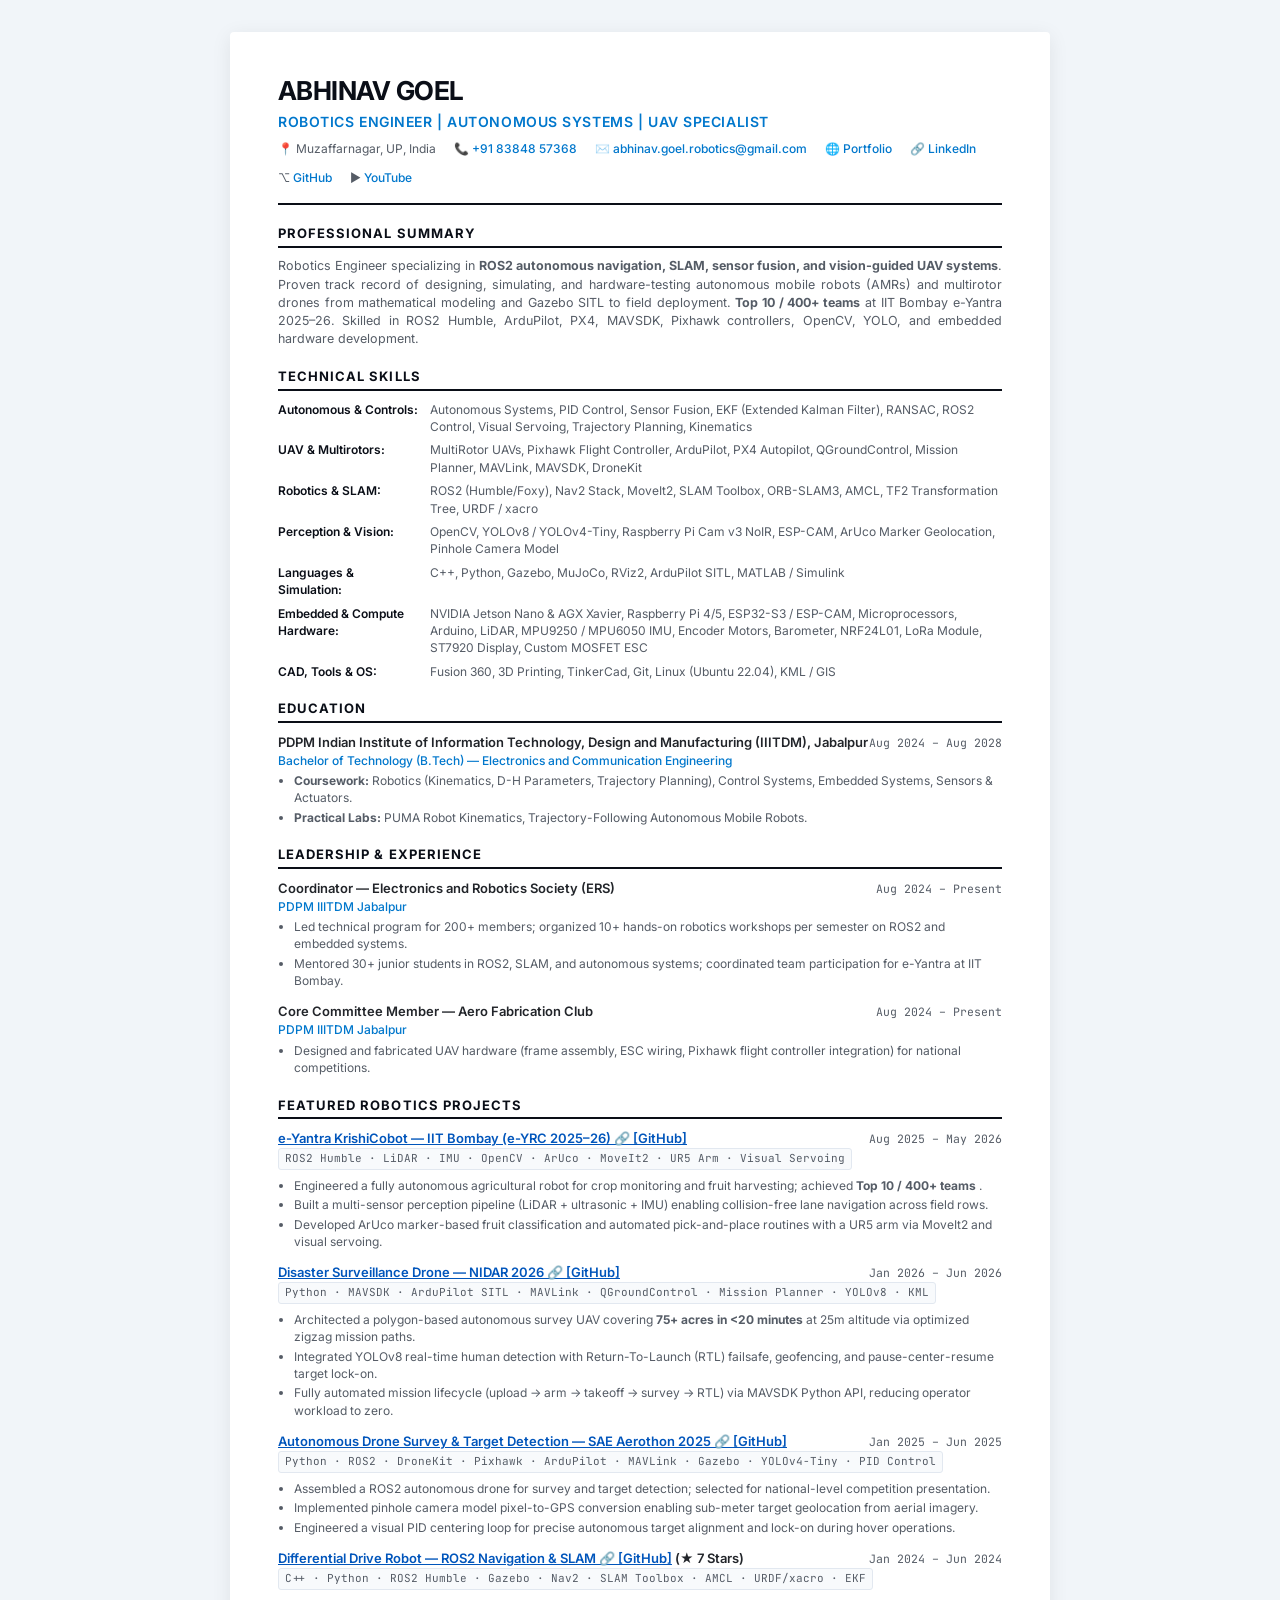
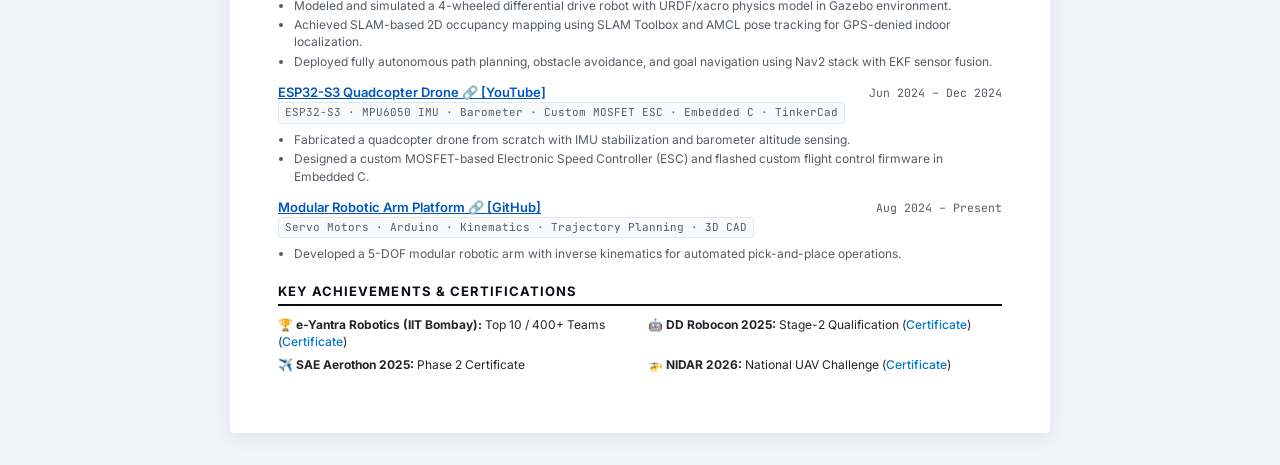
<file: Resume/Abhinav_Goel_Resume.html>
<!DOCTYPE html>
<html lang="en">

<head>
  <meta charset="UTF-8">
  <meta name="viewport" content="width=device-width, initial-scale=1.0">
  <title>Abhinav Goel — Robotics Engineer Resume</title>
  <style>
    @import url('https://fonts.googleapis.com/css2?family=Inter:wght@300;400;500;600;700&family=JetBrains+Mono:wght@400;500&display=swap');

    :root {
      --primary: #0a0e17;
      --accent: #0077cc;
      --text: #22252a;
      --text-muted: #555c66;
      --border: #e2e8f0;
      --bg-subtle: #f8fafc;
    }

    * {
      box-sizing: border-box;
      margin: 0;
      padding: 0;
    }

    body {
      font-family: 'Inter', -apple-system, BlinkMacSystemFont, sans-serif;
      color: var(--text);
      background: #f1f5f9;
      line-height: 1.45;
      font-size: 13px;
      padding: 2rem 0;
    }

    .page {
      max-width: 820px;
      margin: 0 auto;
      background: #ffffff;
      padding: 2.5rem 3rem;
      box-shadow: 0 4px 20px rgba(0, 0, 0, 0.08);
      border-radius: 4px;
    }

    header {
      border-bottom: 2px solid var(--primary);
      padding-bottom: 1rem;
      margin-bottom: 1.2rem;
    }

    h1 {
      font-size: 26px;
      font-weight: 700;
      letter-spacing: -0.02em;
      color: var(--primary);
      text-transform: uppercase;
    }

    .subtitle {
      font-size: 14px;
      font-weight: 600;
      color: var(--accent);
      margin-top: 2px;
      margin-bottom: 8px;
      text-transform: uppercase;
      letter-spacing: 0.04em;
    }

    .contact-bar {
      display: flex;
      flex-wrap: wrap;
      gap: 12px 18px;
      font-size: 12px;
      color: var(--text-muted);
    }

    .contact-bar a {
      color: var(--accent);
      text-decoration: none;
      font-weight: 500;
    }

    .contact-bar a:hover {
      text-decoration: underline;
    }

    section {
      margin-bottom: 1.2rem;
    }

    .sec-title {
      font-size: 13px;
      font-weight: 700;
      text-transform: uppercase;
      letter-spacing: 0.08em;
      color: var(--primary);
      border-bottom: 2px solid #0a0e17;
      padding-bottom: 3px;
      margin-bottom: 0.6rem;
    }

    .summary {
      color: var(--text-muted);
      font-size: 12.5px;
      text-align: justify;
    }

    .skills-grid {
      display: grid;
      grid-template-columns: 140px 1fr;
      gap: 6px 12px;
      font-size: 12px;
    }

    .skill-cat {
      font-weight: 600;
      color: var(--primary);
    }

    .skill-list {
      color: var(--text-muted);
    }

    .item {
      margin-bottom: 0.8rem;
    }

    .item:last-child {
      margin-bottom: 0;
    }

    .item-hdr {
      display: flex;
      justify-content: space-between;
      align-items: baseline;
      font-weight: 600;
      font-size: 13px;
    }

    .item-hdr a {
      color: #0055bb;
      text-decoration: underline;
      font-weight: 600;
    }

    .item-hdr a:hover {
      color: #003388;
    }

    .item-sub {
      font-size: 12px;
      color: var(--accent);
      font-weight: 500;
      margin-bottom: 3px;
    }

    .item-date {
      font-size: 11.5px;
      color: var(--text-muted);
      font-weight: 400;
      font-family: 'JetBrains Mono', monospace;
    }

    ul.bullets {
      padding-left: 1rem;
      margin-top: 3px;
    }

    ul.bullets li {
      font-size: 12px;
      color: var(--text-muted);
      margin-bottom: 2px;
    }

    .tech-tag {
      font-family: 'JetBrains Mono', monospace;
      font-size: 11px;
      color: var(--text-muted);
      background: var(--bg-subtle);
      padding: 2px 6px;
      border-radius: 3px;
      display: inline-block;
      margin-bottom: 4px;
      border: 1px solid var(--border);
    }

    .cert-grid {
      display: grid;
      grid-template-columns: 1fr 1fr;
      gap: 6px 16px;
      font-size: 12px;
    }

    .cert-item a {
      color: var(--accent);
      text-decoration: none;
      font-weight: 500;
    }

    @page {
      size: letter portrait;
      margin: 10mm 12mm;
    }

    @media print {

      html,
      body {
        background: white;
        padding: 0;
        margin: 0;
        width: 100%;
      }

      .page {
        box-shadow: none;
        max-width: 100%;
        padding: 0;
        margin: 0;
      }
    }
  </style>
</head>

<body>

  <div class="page">
    <header>
      <h1>Abhinav Goel</h1>
      <div class="subtitle">Robotics Engineer | Autonomous Systems | UAV Specialist</div>
      <div class="contact-bar">
        <span>📍 Muzaffarnagar, UP, India</span>
        <span>📞 <a href="tel:+918384857368">+91 83848 57368</a></span>
        <span>✉️ <a href="mailto:abhinav.goel.robotics@gmail.com">abhinav.goel.robotics@gmail.com</a></span>
        <span>🌐 <a href="https://Humobot1812.github.io/Portfolio/" target="_blank">Portfolio</a></span>
        <span>🔗 <a href="https://www.linkedin.com/in/abhinav-g-1b878a2b5" target="_blank">LinkedIn</a></span>
        <span>⌥ <a href="https://github.com/Humobot1812" target="_blank">GitHub</a></span>
        <span>▶ <a href="https://www.youtube.com/@The_IIITians_World" target="_blank">YouTube</a></span>
      </div>
    </header>

    <!-- SUMMARY -->
    <section>
      <div class="sec-title">Professional Summary</div>
      <p class="summary">
        Robotics Engineer specializing in <strong>ROS2 autonomous navigation, SLAM, sensor fusion, and vision-guided UAV
          systems</strong>. Proven track record of designing, simulating, and hardware-testing autonomous mobile robots
        (AMRs) and multirotor drones from mathematical modeling and Gazebo SITL to field deployment. <strong>Top 10 /
          400+ teams</strong> at IIT Bombay e-Yantra 2025–26. Skilled in ROS2 Humble, ArduPilot,
        PX4, MAVSDK, Pixhawk controllers, OpenCV, YOLO, and embedded hardware development.
      </p>
    </section>

    <!-- TECHNICAL SKILLS -->
    <section>
      <div class="sec-title">Technical Skills</div>
      <div class="skills-grid">
        <div class="skill-cat">Autonomous &amp; Controls:</div>
        <div class="skill-list">Autonomous Systems, PID Control, Sensor Fusion, EKF (Extended Kalman Filter), RANSAC,
          ROS2 Control, Visual Servoing, Trajectory Planning, Kinematics</div>

        <div class="skill-cat">UAV &amp; Multirotors:</div>
        <div class="skill-list">MultiRotor UAVs, Pixhawk Flight Controller, ArduPilot, PX4 Autopilot, QGroundControl,
          Mission Planner, MAVLink, MAVSDK, DroneKit</div>

        <div class="skill-cat">Robotics &amp; SLAM:</div>
        <div class="skill-list">ROS2 (Humble/Foxy), Nav2 Stack, MoveIt2, SLAM Toolbox, ORB-SLAM3, AMCL, TF2
          Transformation Tree, URDF / xacro</div>

        <div class="skill-cat">Perception &amp; Vision:</div>
        <div class="skill-list">OpenCV, YOLOv8 / YOLOv4-Tiny, Raspberry Pi Cam v3 NoIR, ESP-CAM, ArUco Marker
          Geolocation, Pinhole Camera Model</div>

        <div class="skill-cat">Languages &amp; Simulation:</div>
        <div class="skill-list">C++, Python, Gazebo, MuJoCo, RViz2, ArduPilot SITL, MATLAB / Simulink</div>

        <div class="skill-cat">Embedded &amp; Compute Hardware:</div>
        <div class="skill-list">NVIDIA Jetson Nano &amp; AGX Xavier, Raspberry Pi 4/5, ESP32-S3 / ESP-CAM,
          Microprocessors, Arduino, LiDAR, MPU9250 / MPU6050 IMU, Encoder Motors, Barometer, NRF24L01, LoRa Module,
          ST7920 Display, Custom MOSFET ESC</div>

        <div class="skill-cat">CAD, Tools &amp; OS:</div>
        <div class="skill-list">Fusion 360, 3D Printing, TinkerCad, Git, Linux (Ubuntu 22.04), KML / GIS</div>
      </div>
    </section>

    <!-- EDUCATION -->
    <section>
      <div class="sec-title">Education</div>
      <div class="item">
        <div class="item-hdr">
          <span>PDPM Indian Institute of Information Technology, Design and Manufacturing (IIITDM), Jabalpur</span>
          <span class="item-date">Aug 2024 – Aug 2028</span>
        </div>
        <div class="item-sub">Bachelor of Technology (B.Tech) — Electronics and Communication Engineering</div>
        <ul class="bullets">
          <li><strong>Coursework:</strong> Robotics (Kinematics, D-H Parameters, Trajectory Planning), Control Systems,
            Embedded Systems, Sensors &amp; Actuators.</li>
          <li><strong>Practical Labs:</strong> PUMA Robot Kinematics, Trajectory-Following Autonomous Mobile Robots.
          </li>
        </ul>
      </div>
    </section>

    <!-- LEADERSHIP & EXPERIENCE -->
    <section>
      <div class="sec-title">Leadership &amp; Experience</div>
      <div class="item">
        <div class="item-hdr">
          <span>Coordinator — Electronics and Robotics Society (ERS)</span>
          <span class="item-date">Aug 2024 – Present</span>
        </div>
        <div class="item-sub">PDPM IIITDM Jabalpur</div>
        <ul class="bullets">
          <li>Led technical program for 200+ members; organized 10+ hands-on robotics workshops per semester on ROS2 and
            embedded systems.</li>
          <li>Mentored 30+ junior students in ROS2, SLAM, and autonomous systems; coordinated team participation for
            e-Yantra at IIT Bombay.</li>
        </ul>
      </div>

      <div class="item">
        <div class="item-hdr">
          <span>Core Committee Member — Aero Fabrication Club</span>
          <span class="item-date">Aug 2024 – Present</span>
        </div>
        <div class="item-sub">PDPM IIITDM Jabalpur</div>
        <ul class="bullets">
          <li>Designed and fabricated UAV hardware (frame assembly, ESC wiring, Pixhawk flight controller integration)
            for national competitions.</li>
        </ul>
      </div>
    </section>

    <!-- FEATURED PROJECTS -->
    <section>
      <div class="sec-title">Featured Robotics Projects</div>

      <div class="item">
        <div class="item-hdr">
          <span><a href="https://github.com/Humobot1812/Krishi_Cobot" target="_blank">e-Yantra KrishiCobot — IIT Bombay
              (e-YRC 2025–26) 🔗 [GitHub]</a></span>
          <span class="item-date">Aug 2025 – May 2026</span>
        </div>
        <div class="tech-tag">ROS2 Humble · LiDAR · IMU · OpenCV · ArUco · MoveIt2 · UR5 Arm · Visual Servoing</div>
        <ul class="bullets">
          <li>Engineered a fully autonomous agricultural robot for crop monitoring and fruit harvesting; achieved
            <strong>Top 10 / 400+ teams </strong>.</li>
          <li>Built a multi-sensor perception pipeline (LiDAR + ultrasonic + IMU) enabling collision-free lane
            navigation across field rows.</li>
          <li>Developed ArUco marker-based fruit classification and automated pick-and-place routines with a UR5 arm via
            MoveIt2 and visual servoing.</li>
        </ul>
      </div>

      <div class="item">
        <div class="item-hdr">
          <span><a href="https://github.com/Humobot1812/Autonomous_drone" target="_blank">Disaster Surveillance Drone —
              NIDAR 2026 🔗 [GitHub]</a></span>
          <span class="item-date">Jan 2026 – Jun 2026</span>
        </div>
        <div class="tech-tag">Python · MAVSDK · ArduPilot SITL · MAVLink · QGroundControl · Mission Planner · YOLOv8 ·
          KML</div>
        <ul class="bullets">
          <li>Architected a polygon-based autonomous survey UAV covering <strong>75+ acres in &lt;20 minutes</strong> at
            25m altitude via optimized zigzag mission paths.</li>
          <li>Integrated YOLOv8 real-time human detection with Return-To-Launch (RTL) failsafe, geofencing, and
            pause-center-resume target lock-on.</li>
          <li>Fully automated mission lifecycle (upload → arm → takeoff → survey → RTL) via MAVSDK Python API, reducing
            operator workload to zero.</li>
        </ul>
      </div>

      <div class="item">
        <div class="item-hdr">
          <span><a href="https://github.com/Humobot1812/Autonomous_drone" target="_blank">Autonomous Drone Survey &amp;
              Target Detection — SAE Aerothon 2025 🔗 [GitHub]</a></span>
          <span class="item-date">Jan 2025 – Jun 2025</span>
        </div>
        <div class="tech-tag">Python · ROS2 · DroneKit · Pixhawk · ArduPilot · MAVLink · Gazebo · YOLOv4-Tiny · PID
          Control</div>
        <ul class="bullets">
          <li>Assembled a ROS2 autonomous drone for survey and target detection; selected for national-level competition
            presentation.</li>
          <li>Implemented pinhole camera model pixel-to-GPS conversion enabling sub-meter target geolocation from aerial
            imagery.</li>
          <li>Engineered a visual PID centering loop for precise autonomous target alignment and lock-on during hover
            operations.</li>
        </ul>
      </div>

      <div class="item">
        <div class="item-hdr">
          <span><a href="https://github.com/Humobot1812/Differential-Drive-ROS2-Navigation-Project"
              target="_blank">Differential Drive Robot — ROS2 Navigation &amp; SLAM 🔗 [GitHub]</a> (★ 7 Stars)</span>
          <span class="item-date">Jan 2024 – Jun 2024</span>
        </div>
        <div class="tech-tag">C++ · Python · ROS2 Humble · Gazebo · Nav2 · SLAM Toolbox · AMCL · URDF/xacro · EKF</div>
        <ul class="bullets">
          <li>Modeled and simulated a 4-wheeled differential drive robot with URDF/xacro physics model in Gazebo
            environment.</li>
          <li>Achieved SLAM-based 2D occupancy mapping using SLAM Toolbox and AMCL pose tracking for GPS-denied indoor
            localization.</li>
          <li>Deployed fully autonomous path planning, obstacle avoidance, and goal navigation using Nav2 stack with EKF
            sensor fusion.</li>
        </ul>
      </div>

      <div class="item">
        <div class="item-hdr">
          <span><a href="https://youtube.com/playlist?list=PLQcgql__dXrcVR0A4IEijRmWpTvdtAOpG&si=FmyR1rqhcqY7-uyH"
              target="_blank">ESP32-S3 Quadcopter Drone 🔗 [YouTube]</a></span>
          <span class="item-date">Jun 2024 – Dec 2024</span>
        </div>
        <div class="tech-tag">ESP32-S3 · MPU6050 IMU · Barometer · Custom MOSFET ESC · Embedded C · TinkerCad</div>
        <ul class="bullets">
          <li>Fabricated a quadcopter drone from scratch with IMU stabilization and barometer altitude sensing.</li>
          <li>Designed a custom MOSFET-based Electronic Speed Controller (ESC) and flashed custom flight control
            firmware in Embedded C.</li>
        </ul>
      </div>

      <div class="item">
        <div class="item-hdr">
          <span><a href="https://github.com/Humobot1812/Robotic_arm" target="_blank">Modular Robotic Arm Platform 🔗
              [GitHub]</a></span>
          <span class="item-date">Aug 2024 – Present</span>
        </div>
        <div class="tech-tag">Servo Motors · Arduino · Kinematics · Trajectory Planning · 3D CAD</div>
        <ul class="bullets">
          <li>Developed a 5-DOF modular robotic arm with inverse kinematics for automated pick-and-place operations.
          </li>
        </ul>
      </div>
    </section>

    <!-- ACHIEVEMENTS & CERTIFICATIONS -->
    <section>
      <div class="sec-title">Key Achievements &amp; Certifications</div>
      <div class="cert-grid">
        <div class="cert-item">🏆 <strong>e-Yantra Robotics (IIT Bombay):</strong> Top 10 / 400+ Teams (<a
            href="https://Humobot1812.github.io/Portfolio/eyantra_certificate.pdf" target="_blank">Certificate</a>)
        </div>
        <div class="cert-item">🤖 <strong>DD Robocon 2025:</strong> Stage-2 Qualification (<a
            href="https://Humobot1812.github.io/Portfolio/Robocon_certificate.jpeg" target="_blank">Certificate</a>)
        </div>
        <div class="cert-item">✈️ <strong>SAE Aerothon 2025:</strong> Phase 2 Certificate</div>
        <div class="cert-item">🚁 <strong>NIDAR 2026:</strong> National UAV Challenge (<a
            href="https://Humobot1812.github.io/Portfolio/Nidar_certificate.jpeg" target="_blank">Certificate</a>)</div>
      </div>
    </section>
  </div>

</body>

</html>
</file>
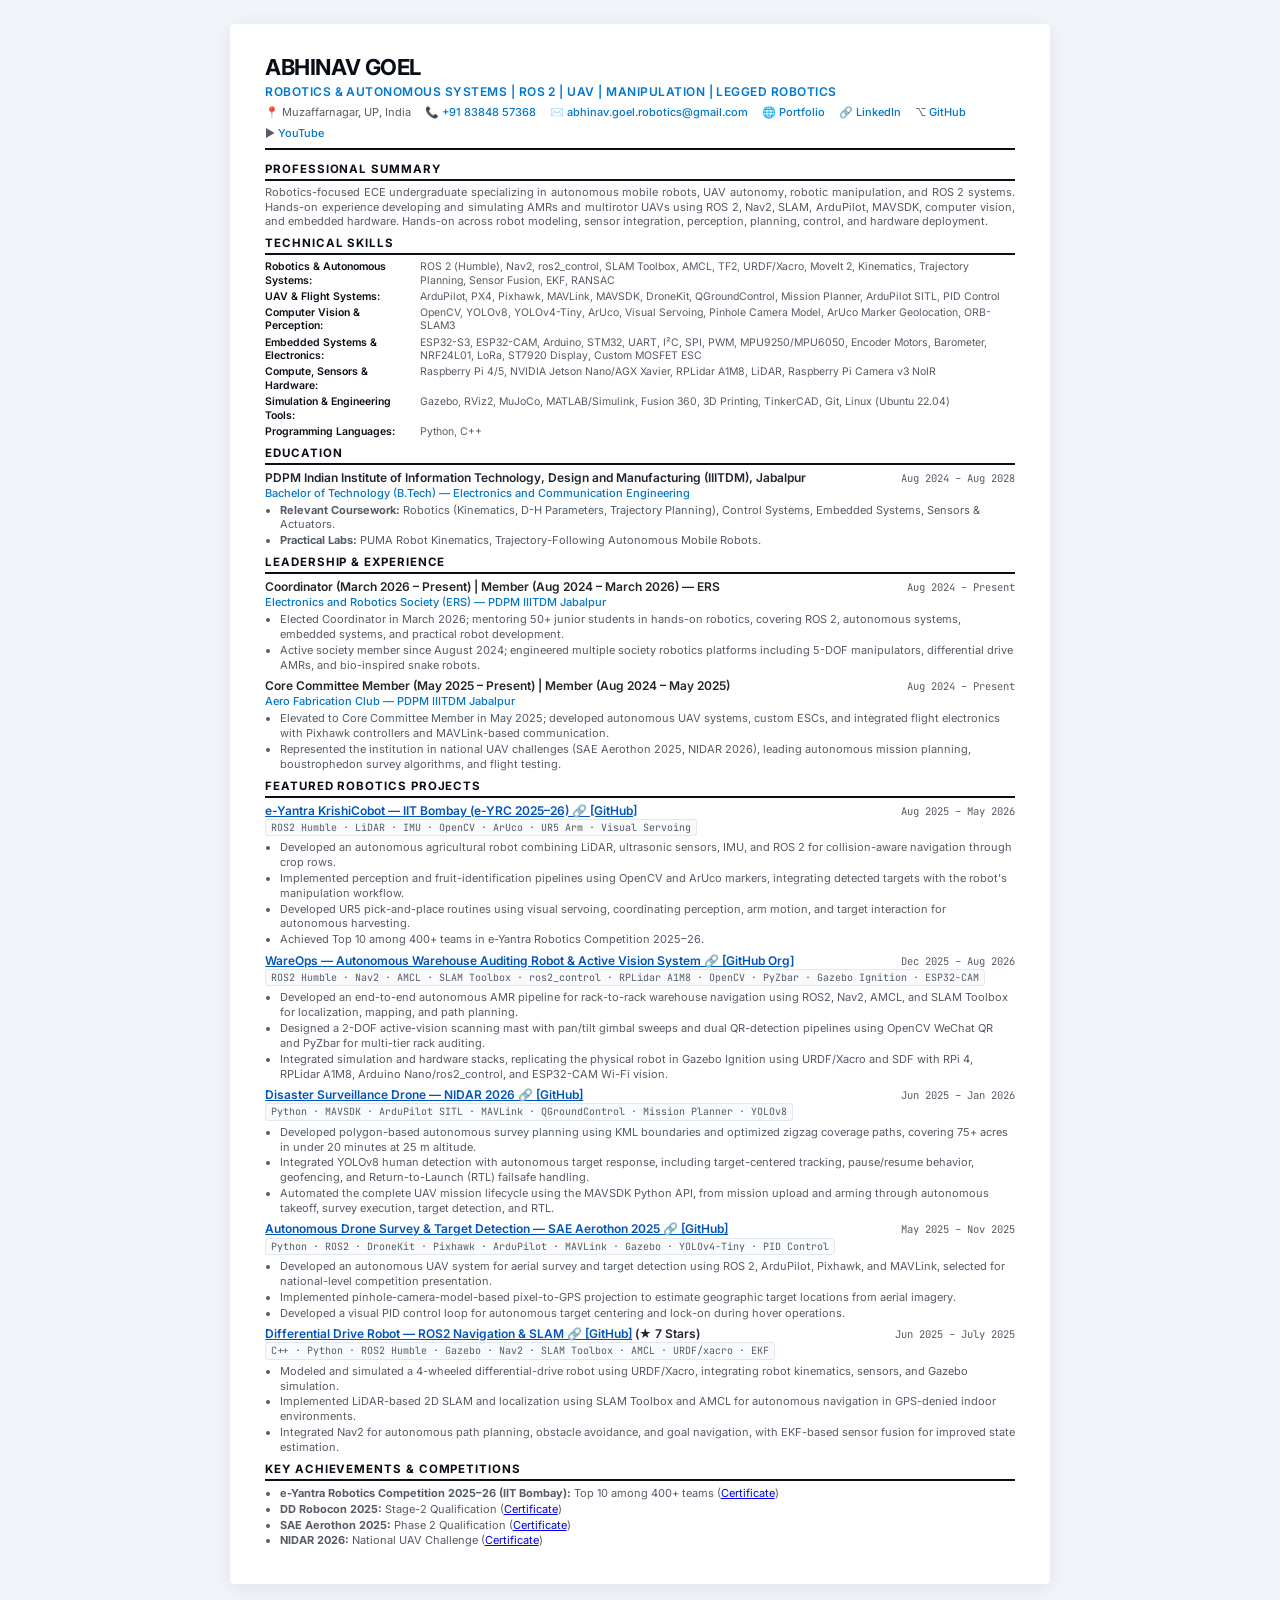
<file: assets/resume/Abhinav_Goel_Resume.html>
<!DOCTYPE html>
<html lang="en">

<head>
  <meta charset="UTF-8">
  <meta name="viewport" content="width=device-width, initial-scale=1.0">
  <title>Abhinav Goel — Robotics Engineer Resume</title>
  <style>
    @import url('https://fonts.googleapis.com/css2?family=Inter:wght@300;400;500;600;700&family=JetBrains+Mono:wght@400;500&display=swap');

    :root {
      --primary: #0a0e17;
      --accent: #0077cc;
      --text: #22252a;
      --text-muted: #555c66;
      --border: #e2e8f0;
      --bg-subtle: #f8fafc;
    }

    * {
      box-sizing: border-box;
      margin: 0;
      padding: 0;
    }

    body {
      font-family: 'Inter', -apple-system, BlinkMacSystemFont, sans-serif;
      color: var(--text);
      background: #f1f5f9;
      line-height: 1.35;
      font-size: 11.5px;
      padding: 1.5rem 0;
    }

    .page {
      max-width: 820px;
      margin: 0 auto;
      background: #ffffff;
      padding: 1.8rem 2.2rem;
      box-shadow: 0 4px 20px rgba(0, 0, 0, 0.08);
      border-radius: 4px;
    }

    header {
      border-bottom: 2px solid var(--primary);
      padding-bottom: 0.5rem;
      margin-bottom: 0.7rem;
    }

    h1 {
      font-size: 22px;
      font-weight: 700;
      letter-spacing: -0.02em;
      color: var(--primary);
      text-transform: uppercase;
    }

    .subtitle {
      font-size: 12px;
      font-weight: 600;
      color: var(--accent);
      margin-top: 2px;
      margin-bottom: 4px;
      text-transform: uppercase;
      letter-spacing: 0.04em;
    }

    .contact-bar {
      display: flex;
      flex-wrap: wrap;
      gap: 6px 14px;
      font-size: 11px;
      color: var(--text-muted);
    }

    .contact-bar a {
      color: var(--accent);
      text-decoration: none;
      font-weight: 500;
    }

    .contact-bar a:hover {
      text-decoration: underline;
    }

    section {
      margin-bottom: 0.45rem;
    }

    .sec-title {
      font-size: 11.5px;
      font-weight: 700;
      text-transform: uppercase;
      letter-spacing: 0.08em;
      color: var(--primary);
      border-bottom: 2px solid #0a0e17;
      padding-bottom: 1.5px;
      margin-bottom: 0.3rem;
    }

    .summary {
      color: var(--text-muted);
      font-size: 11px;
      text-align: justify;
      line-height: 1.32;
    }

    .skills-grid {
      display: grid;
      grid-template-columns: 145px 1fr;
      gap: 2.5px 10px;
      font-size: 10.5px;
      line-height: 1.3;
    }

    .skill-cat {
      font-weight: 600;
      color: var(--primary);
    }

    .skill-list {
      color: var(--text-muted);
    }

    .item {
      margin-bottom: 0.35rem;
      break-inside: avoid;
      page-break-inside: avoid;
    }

    .item:last-child {
      margin-bottom: 0;
    }

    .item-hdr {
      display: flex;
      justify-content: space-between;
      align-items: baseline;
      font-weight: 600;
      font-size: 12px;
    }

    .item-hdr a {
      color: #0055bb;
      text-decoration: underline;
      font-weight: 600;
    }

    .item-hdr a:hover {
      color: #003388;
    }

    .item-sub {
      font-size: 11px;
      color: var(--accent);
      font-weight: 500;
      margin-bottom: 2px;
    }

    .item-date {
      font-size: 10.5px;
      color: var(--text-muted);
      font-weight: 400;
      font-family: 'JetBrains Mono', monospace;
    }

    ul.bullets {
      padding-left: 0.9rem;
      margin-top: 2px;
    }

    ul.bullets li {
      font-size: 11px;
      color: var(--text-muted);
      margin-bottom: 1px;
    }

    .tech-tag {
      font-family: 'JetBrains Mono', monospace;
      font-size: 10px;
      color: var(--text-muted);
      background: var(--bg-subtle);
      padding: 1px 5px;
      border-radius: 3px;
      display: inline-block;
      margin-bottom: 2px;
      border: 1px solid var(--border);
    }

    .cert-grid {
      display: grid;
      grid-template-columns: 1fr 1fr;
      gap: 4px 12px;
      font-size: 11px;
    }

    .cert-item a {
      color: var(--accent);
      text-decoration: none;
      font-weight: 500;
    }

    @page {
      size: A4 portrait;
      margin: 6mm 9mm;
    }

    @media print {

      html,
      body {
        background: white;
        padding: 0;
        margin: 0;
        width: 100%;
      }

      .page {
        box-shadow: none;
        max-width: 100%;
        padding: 0;
        margin: 0;
      }
    }
  </style>
</head>

<body>

  <div class="page">
    <header>
      <h1>Abhinav Goel</h1>
      <div class="subtitle">ROBOTICS &amp; AUTONOMOUS SYSTEMS | ROS 2 | UAV | MANIPULATION | LEGGED ROBOTICS</div>
      <div class="contact-bar">
        <span>📍 Muzaffarnagar, UP, India</span>
        <span>📞 <a href="tel:+918384857368">+91 83848 57368</a></span>
        <span>✉️ <a href="mailto:abhinav.goel.robotics@gmail.com">abhinav.goel.robotics@gmail.com</a></span>
        <span>🌐 <a href="https://Humobot1812.github.io/Portfolio/" target="_blank">Portfolio</a></span>
        <span>🔗 <a href="https://www.linkedin.com/in/abhinav-g-1b878a2b5" target="_blank">LinkedIn</a></span>
        <span>⌥ <a href="https://github.com/Humobot1812" target="_blank">GitHub</a></span>
        <span>▶ <a href="https://www.youtube.com/@The_IIITians_World" target="_blank">YouTube</a></span>
      </div>
    </header>

    <!-- SUMMARY -->
    <section>
      <div class="sec-title">Professional Summary</div>
      <p class="summary">
        Robotics-focused ECE undergraduate specializing in autonomous mobile robots, UAV autonomy, robotic manipulation,
        and ROS 2 systems. Hands-on experience developing and simulating AMRs and multirotor UAVs using ROS 2, Nav2,
        SLAM, ArduPilot, MAVSDK, computer vision, and embedded hardware. Hands-on across robot modeling, sensor
        integration, perception, planning, control, and hardware deployment.
      </p>
    </section>

    <!-- TECHNICAL SKILLS -->
    <section>
      <div class="sec-title">Technical Skills</div>
      <div class="skills-grid">
        <div class="skill-cat">Robotics &amp; Autonomous Systems:</div>
        <div class="skill-list">ROS 2 (Humble), Nav2, ros2_control, SLAM Toolbox, AMCL, TF2, URDF/Xacro, MoveIt 2,
          Kinematics, Trajectory Planning, Sensor Fusion, EKF, RANSAC</div>

        <div class="skill-cat">UAV &amp; Flight Systems:</div>
        <div class="skill-list">ArduPilot, PX4, Pixhawk, MAVLink, MAVSDK, DroneKit, QGroundControl, Mission Planner,
          ArduPilot SITL, PID Control</div>

        <div class="skill-cat">Computer Vision &amp; Perception:</div>
        <div class="skill-list">OpenCV, YOLOv8, YOLOv4-Tiny, ArUco, Visual Servoing, Pinhole Camera Model, ArUco Marker
          Geolocation, ORB-SLAM3</div>

        <div class="skill-cat">Embedded Systems &amp; Electronics:</div>
        <div class="skill-list">ESP32-S3, ESP32-CAM, Arduino, STM32, UART, I²C, SPI, PWM, MPU9250/MPU6050, Encoder
          Motors, Barometer, NRF24L01, LoRa, ST7920 Display, Custom MOSFET ESC</div>

        <div class="skill-cat">Compute, Sensors &amp; Hardware:</div>
        <div class="skill-list">Raspberry Pi 4/5, NVIDIA Jetson Nano/AGX Xavier, RPLidar A1M8, LiDAR, Raspberry Pi
          Camera v3 NoIR</div>

        <div class="skill-cat">Simulation &amp; Engineering Tools:</div>
        <div class="skill-list">Gazebo, RViz2, MuJoCo, MATLAB/Simulink, Fusion 360, 3D Printing, TinkerCAD, Git, Linux
          (Ubuntu 22.04)</div>

        <div class="skill-cat">Programming Languages:</div>
        <div class="skill-list">Python, C++</div>
      </div>
    </section>

    <!-- EDUCATION -->
    <section>
      <div class="sec-title">Education</div>
      <div class="item">
        <div class="item-hdr">
          <span>PDPM Indian Institute of Information Technology, Design and Manufacturing (IIITDM), Jabalpur</span>
          <span class="item-date">Aug 2024 – Aug 2028</span>
        </div>
        <div class="item-sub">Bachelor of Technology (B.Tech) — Electronics and Communication Engineering</div>
        <ul class="bullets">
          <li><strong>Relevant Coursework:</strong> Robotics (Kinematics, D-H Parameters, Trajectory Planning), Control
            Systems,
            Embedded Systems, Sensors &amp; Actuators.</li>
          <li><strong>Practical Labs:</strong> PUMA Robot Kinematics, Trajectory-Following Autonomous Mobile Robots.
          </li>
        </ul>
      </div>
    </section>

    <!-- LEADERSHIP & EXPERIENCE -->
    <section>
      <div class="sec-title">Leadership &amp; Experience</div>
      <div class="item">
        <div class="item-hdr">
          <span>Coordinator (March 2026 – Present) | Member (Aug 2024 – March 2026) — ERS</span>
          <span class="item-date">Aug 2024 – Present</span>
        </div>
        <div class="item-sub">Electronics and Robotics Society (ERS) — PDPM IIITDM Jabalpur</div>
        <ul class="bullets">
          <li>Elected Coordinator in March 2026; mentoring 50+ junior students in hands-on robotics, covering ROS 2,
            autonomous systems, embedded systems, and practical robot development.</li>
          <li>Active society member since August 2024; engineered multiple society robotics platforms including 5-DOF
            manipulators, differential drive AMRs, and bio-inspired snake robots.</li>
        </ul>
      </div>

      <div class="item">
        <div class="item-hdr">
          <span>Core Committee Member (May 2025 – Present) | Member (Aug 2024 – May 2025)</span>
          <span class="item-date">Aug 2024 – Present</span>
        </div>
        <div class="item-sub">Aero Fabrication Club — PDPM IIITDM Jabalpur</div>
        <ul class="bullets">
          <li>Elevated to Core Committee Member in May 2025; developed autonomous UAV systems, custom ESCs, and
            integrated flight electronics with Pixhawk controllers and MAVLink-based communication.</li>
          <li>Represented the institution in national UAV challenges (SAE Aerothon 2025, NIDAR 2026), leading
            autonomous mission planning, boustrophedon survey algorithms, and flight testing.</li>
        </ul>
      </div>
    </section>

    <!-- FEATURED PROJECTS -->
    <section>
      <div class="sec-title">Featured Robotics Projects</div>

      <div class="item">
        <div class="item-hdr">
          <span><a href="https://github.com/Humobot1812/Krishi_Cobot" target="_blank">e-Yantra KrishiCobot — IIT Bombay
              (e-YRC 2025–26) 🔗 [GitHub]</a></span>
          <span class="item-date">Aug 2025 – May 2026</span>
        </div>
        <div class="tech-tag">ROS2 Humble · LiDAR · IMU · OpenCV · ArUco · UR5 Arm · Visual Servoing</div>
        <ul class="bullets">
          <li>Developed an autonomous agricultural robot combining LiDAR, ultrasonic sensors, IMU, and ROS 2 for
            collision-aware navigation through crop rows.</li>
          <li>Implemented perception and fruit-identification pipelines using OpenCV and ArUco markers, integrating
            detected targets with the robot's manipulation workflow.</li>
          <li>Developed UR5 pick-and-place routines using visual servoing, coordinating perception, arm motion, and
            target interaction for autonomous harvesting.</li>
          <li>Achieved Top 10 among 400+ teams in e-Yantra Robotics Competition 2025–26.</li>
        </ul>
      </div>

      <div class="item">
        <div class="item-hdr">
          <span><a href="https://github.com/WareOps" target="_blank">WareOps — Autonomous Warehouse Auditing Robot &amp;
              Active Vision System &#x1F517; [GitHub Org]</a></span>
          <span class="item-date">Dec 2025 &ndash; Aug 2026</span>
        </div>
        <div class="tech-tag">ROS2 Humble &middot; Nav2 &middot; AMCL &middot; SLAM Toolbox &middot; ros2_control
          &middot; RPLidar A1M8 &middot; OpenCV &middot; PyZbar &middot; Gazebo Ignition &middot; ESP32-CAM</div>
        <ul class="bullets">
          <li>Developed an end-to-end autonomous AMR pipeline for rack-to-rack warehouse navigation using ROS2, Nav2,
            AMCL, and SLAM Toolbox for localization, mapping, and path planning.</li>
          <li>Designed a 2-DOF active-vision scanning mast with pan/tilt gimbal sweeps and dual QR-detection pipelines
            using OpenCV WeChat QR and PyZbar for multi-tier rack auditing.</li>
          <li>Integrated simulation and hardware stacks, replicating the physical robot in Gazebo Ignition using
            URDF/Xacro and SDF with RPi 4, RPLidar A1M8, Arduino Nano/ros2_control, and ESP32-CAM Wi-Fi vision.</li>
        </ul>
      </div>

      <div class="item">
        <div class="item-hdr">
          <span><a href="https://github.com/Humobot1812/Autonomous_drone" target="_blank">Disaster Surveillance Drone —
              NIDAR 2026 🔗 [GitHub]</a></span>
          <span class="item-date">Jun 2025 – Jan 2026</span>
        </div>
        <div class="tech-tag">Python · MAVSDK · ArduPilot SITL · MAVLink · QGroundControl · Mission Planner · YOLOv8
        </div>
        <ul class="bullets">
          <li>Developed polygon-based autonomous survey planning using KML boundaries and optimized zigzag coverage
            paths, covering 75+ acres in under 20 minutes at 25 m altitude.</li>
          <li>Integrated YOLOv8 human detection with autonomous target response, including target-centered tracking,
            pause/resume behavior, geofencing, and Return-to-Launch (RTL) failsafe handling.</li>
          <li>Automated the complete UAV mission lifecycle using the MAVSDK Python API, from mission upload and arming
            through autonomous takeoff, survey execution, target detection, and RTL.</li>
        </ul>
      </div>

      <div class="item">
        <div class="item-hdr">
          <span><a href="https://github.com/Humobot1812/Autonomous_drone" target="_blank">Autonomous Drone Survey &amp;
              Target Detection — SAE Aerothon 2025 🔗 [GitHub]</a></span>
          <span class="item-date">May 2025 – Nov 2025</span>
        </div>
        <div class="tech-tag">Python · ROS2 · DroneKit · Pixhawk · ArduPilot · MAVLink · Gazebo · YOLOv4-Tiny · PID
          Control</div>
        <ul class="bullets">
          <li>Developed an autonomous UAV system for aerial survey and target detection using ROS 2, ArduPilot, Pixhawk,
            and MAVLink, selected for national-level competition presentation.</li>
          <li>Implemented pinhole-camera-model-based pixel-to-GPS projection to estimate geographic target locations
            from aerial imagery.</li>
          <li>Developed a visual PID control loop for autonomous target centering and lock-on during hover operations.
          </li>
        </ul>
      </div>

      <div class="item">
        <div class="item-hdr">
          <span><a href="https://github.com/Humobot1812/Differential-Drive-ROS2-Navigation-Project"
              target="_blank">Differential Drive Robot — ROS2 Navigation &amp; SLAM 🔗 [GitHub]</a> (★ 7 Stars)</span>
          <span class="item-date">Jun 2025 – July 2025</span>
        </div>
        <div class="tech-tag">C++ · Python · ROS2 Humble · Gazebo · Nav2 · SLAM Toolbox · AMCL · URDF/xacro · EKF</div>
        <ul class="bullets">
          <li>Modeled and simulated a 4-wheeled differential-drive robot using URDF/Xacro, integrating robot kinematics,
            sensors, and Gazebo simulation.</li>
          <li>Implemented LiDAR-based 2D SLAM and localization using SLAM Toolbox and AMCL for autonomous navigation in
            GPS-denied indoor environments.</li>
          <li>Integrated Nav2 for autonomous path planning, obstacle avoidance, and goal navigation, with EKF-based
            sensor fusion for improved state estimation.</li>
        </ul>
      </div>
    </section>

    <!-- ACHIEVEMENTS & COMPETITIONS -->
    <section>
      <div class="sec-title">Key Achievements &amp; Competitions</div>
      <ul class="bullets">
        <li><strong>e-Yantra Robotics Competition 2025–26 (IIT Bombay):</strong> Top 10 among 400+ teams (<a
            href="https://Humobot1812.github.io/Portfolio/assets/Certificates/eyantra_certificate.pdf"
            target="_blank">Certificate</a>)</li>
        <li><strong>DD Robocon 2025:</strong> Stage-2 Qualification (<a
            href="https://Humobot1812.github.io/Portfolio/assets/Certificates/Robocon_certificate.jpeg"
            target="_blank">Certificate</a>)</li>
        <li><strong>SAE Aerothon 2025:</strong> Phase 2 Qualification (<a
            href="https://Humobot1812.github.io/Portfolio/assets/Certificates/Aerothon_2025.png"
            target="_blank">Certificate</a>)</li>
        <li><strong>NIDAR 2026:</strong> National UAV Challenge (<a
            href="https://Humobot1812.github.io/Portfolio/assets/Certificates/Nidar_certificate.jpeg"
            target="_blank">Certificate</a>)</li>
      </ul>
    </section>
  </div>

</body>

</html>
</file>
